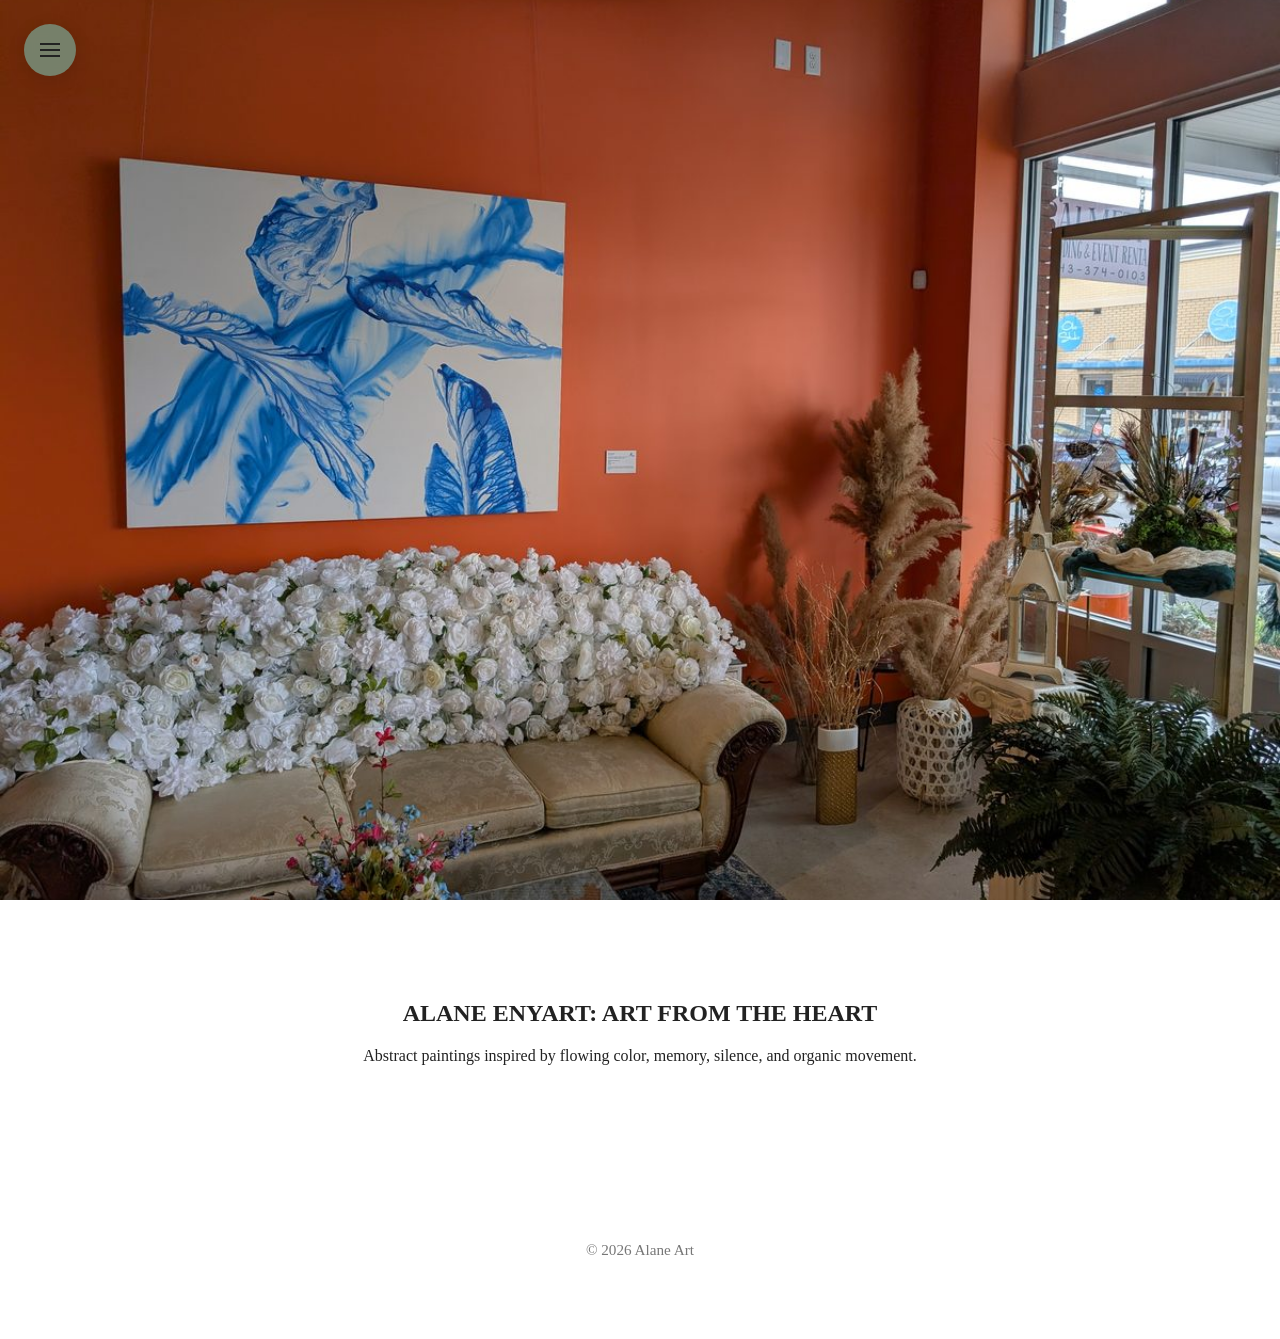
<file: index.html>
<!DOCTYPE html>
<html lang="en">

<head>
  <meta charset="UTF-8">
  <meta name="viewport" content="width=device-width, initial-scale=1.0">
  <title>Alane EnyArt | Home</title>

  <link rel="stylesheet" href="style.css">
</head>

<body>

<!-- MENU BUTTON -->
<div class="menu-button" onclick="openMenu()">
  <span></span>
  <span></span>
  <span></span>
</div>

<!-- SIDEBAR -->
<div id="sidebar" class="sidebar">

  <a href="javascript:void(0)" class="closebtn" onclick="closeMenu()">×</a>

  <a href="index.html">Home</a>
  <a href="about.html">About</a>
  <a href="gallery.html">Gallery</a>
  <a href="contact.html">Contact</a>

</div>
<div id="overlay" class="overlay" onclick="closeMenu()"></div>
<!-- HERO -->
<!--<section class="hero"></section> -->
<!-- HERO -->
<section class="hero">
  <img class="hero-mobile-img" src="images/hero_web.jpg" alt="Alane EnyArt" />
</section>  

<section class="hero-text-below">

  <h1>ALANE ENYART: ART FROM THE HEART</h1>

  <p>
    Abstract paintings inspired by flowing color,
    memory, silence, and organic movement.
  </p>

</section>

<footer>
  © 2026 Alane Art
</footer>

<script>
function openMenu() {
  document.getElementById("sidebar").style.width = "180px";
  document.getElementById("overlay").style.display = "block";
}

function closeMenu() {
  document.getElementById("sidebar").style.width = "0";
  document.getElementById("overlay").style.display = "none";
}
</script>

</body>
</html>
</file>
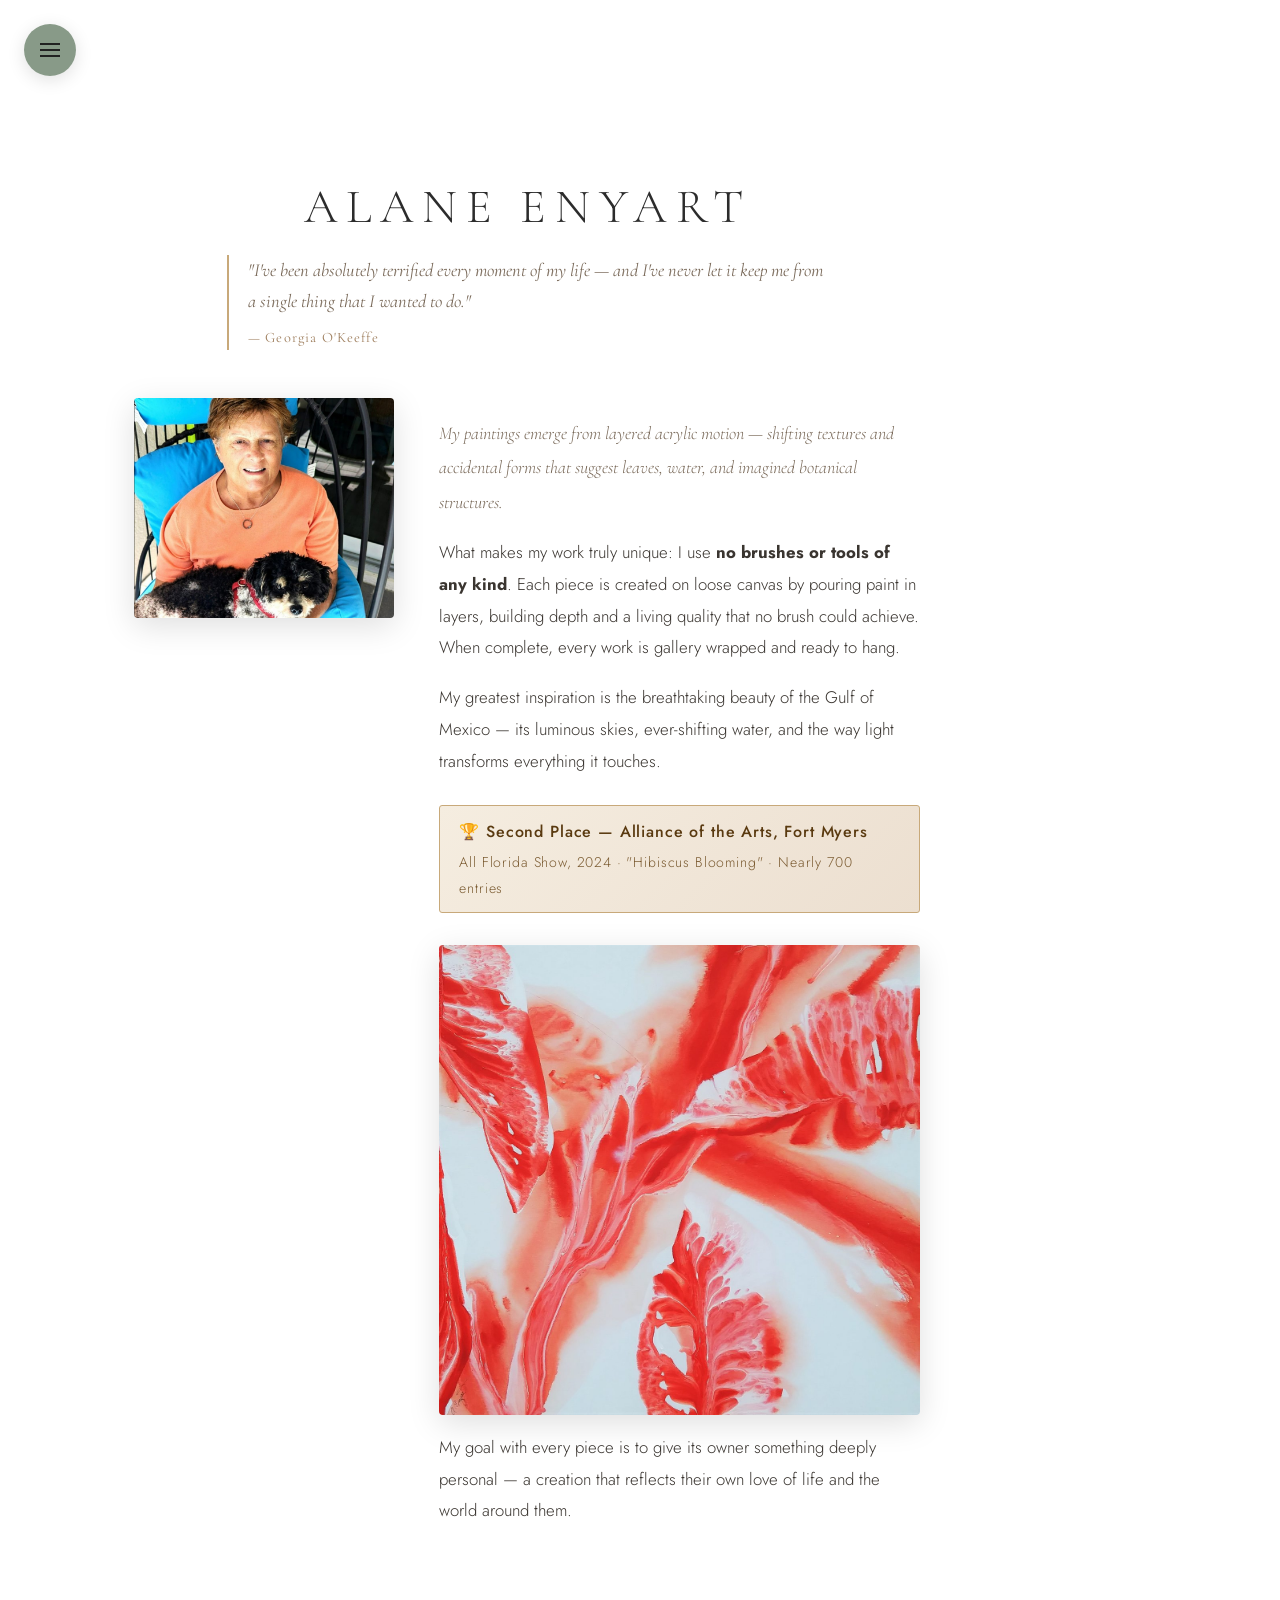
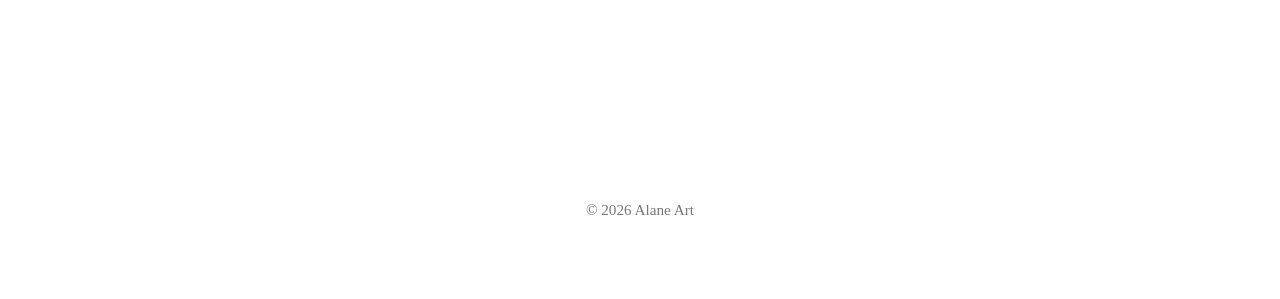
<file: about.html>
<!DOCTYPE html>
<html lang="en">
<head>
  <meta charset="UTF-8">
  <meta name="viewport" content="width=device-width, initial-scale=1.0">
  <title>Alane EnyArt | About</title>
  <link rel="stylesheet" href="style.css">
  <link href="https://fonts.googleapis.com/css2?family=Cormorant+Garamond:ital,wght@0,300;0,400;1,300;1,400&family=Jost:wght@300;400;500&display=swap" rel="stylesheet">
  <style>
    .about-wrapper {
      max-width: 860px;
      margin: 0 auto;
      padding: 3rem 2rem 4rem;
    }

    .about-header {
      text-align: center;
      margin-bottom: 3rem;
    }

    .about-header h1 {
      font-family: 'Cormorant Garamond', serif;
      font-size: 3rem;
      font-weight: 300;
      letter-spacing: 0.18em;
      text-transform: uppercase;
      color: #2c2c2c;
      margin-bottom: 1.2rem;
    }

    .about-header blockquote {
      font-family: 'Cormorant Garamond', serif;
      font-style: italic;
      font-size: 1.15rem;
      color: #7a6a5a;
      border-left: 2px solid #c8a97a;
      padding-left: 1.2rem;
      margin: 0 auto;
      max-width: 580px;
      text-align: left;
      line-height: 1.7;
    }

    .about-header blockquote cite {
      display: block;
      margin-top: 0.5rem;
      font-size: 0.9rem;
      font-style: normal;
      letter-spacing: 0.08em;
      color: #a08060;
    }

    .about-artist {
      display: flex;
      gap: 2.8rem;
      align-items: flex-start;
      margin-bottom: 2.5rem;
    }

    .about-artist img {
      width: 260px;
      min-width: 260px;
      border-radius: 4px;
      box-shadow: 0 8px 32px rgba(0,0,0,0.13);
      object-fit: cover;
    }

    .about-artist-text {
      font-family: 'Jost', sans-serif;
      font-weight: 300;
      font-size: 1.02rem;
      color: #3a3530;
      line-height: 1.85;
    }

    .about-artist-text p {
      margin-bottom: 1.1rem;
    }

    .about-artist-text p:last-child {
      margin-bottom: 0;
    }

    .about-artist-text .highlight {
      font-family: 'Cormorant Garamond', serif;
      font-size: 1.13rem;
      font-style: italic;
      color: #7a6a5a;
    }

    .about-artist-text a {
      color: #c8a97a;
      text-decoration: none;
      border-bottom: 1px solid #c8a97a55;
      transition: border-color 0.2s;
    }

    .about-artist-text a:hover {
      border-color: #c8a97a;
    }

    .award-badge {
      display: inline-block;
      background: linear-gradient(135deg, #f5ede0 0%, #ecdfd0 100%);
      border: 1px solid #c8a97a;
      border-radius: 3px;
      padding: 0.7rem 1.2rem;
      margin: 0.6rem 0 1rem;
      font-family: 'Jost', sans-serif;
      font-size: 0.88rem;
      letter-spacing: 0.06em;
      color: #7a5a30;
    }

    .award-badge strong {
      display: block;
      font-size: 1rem;
      font-weight: 500;
      color: #5a3a10;
      margin-bottom: 0.15rem;
    }

    @media (max-width: 640px) {
      .about-artist {
        flex-direction: column;
        align-items: center;
      }
      .about-artist img {
        width: 100%;
        min-width: unset;
        max-width: 320px;
      }
      .about-header h1 {
        font-size: 2.1rem;
      }
    }
  </style>
</head>
<body>

<div class="menu-button" onclick="openMenu()">
  <span></span><span></span><span></span>
</div>

<div id="sidebar" class="sidebar">
  <a href="javascript:void(0)" class="closebtn" onclick="closeMenu()">×</a>
  <a href="index.html">Home</a>
  <a href="about.html">About</a>
  <a href="gallery.html">Gallery</a>
  <a href="contact.html">Contact</a>
</div>

<div id="overlay" class="overlay" onclick="closeMenu()"></div>

<section class="content-section">
  <div class="about-wrapper">

    <div class="about-header">
      <h1>Alane EnyArt</h1>
      <blockquote>
        "I've been absolutely terrified every moment of my life — and I've never let it keep me from a single thing that I wanted to do."
        <cite>— Georgia O'Keeffe</cite>
      </blockquote>
    </div>

    <div class="about-artist">
      <img src="images/artist.jpg" alt="Alane EnyArt, artist" />

      <div class="about-artist-text">
        <p class="highlight">
          My paintings emerge from layered acrylic motion — shifting textures and accidental forms that suggest leaves, water, and imagined botanical structures.
        </p>

        <p>
          What makes my work truly unique: I use <strong>no brushes or tools of any kind</strong>. Each piece is created on loose canvas by pouring paint in layers, building depth and a living quality that no brush could achieve. When complete, every work is gallery wrapped and ready to hang.
        </p>

        <p>
          My greatest inspiration is the breathtaking beauty of the Gulf of Mexico — its luminous skies, ever-shifting water, and the way light transforms everything it touches.
        </p>

        <div class="award-badge">
          <strong>🏆 Second Place — Alliance of the Arts, Fort Myers</strong>
          All Florida Show, 2024 · "Hibiscus Blooming" · Nearly 700 entries
        </div>

        <img src="images/hibiscus_blooming.jpg" alt="Hibiscus Blooming" style="width:100%; border-radius:4px; margin:1rem 0; display:block;">
        
        <p>
          My goal with every piece is to give its owner something deeply personal — a creation that reflects their own love of life and the world around them.
        </p>

        
      </div>
    </div>

  </div>
</section>

<footer>© 2026 Alane Art</footer>

<script>
function openMenu() {
  document.getElementById("sidebar").style.width = "180px";
  document.getElementById("overlay").style.display = "block";
}
function closeMenu() {
  document.getElementById("sidebar").style.width = "0";
  document.getElementById("overlay").style.display = "none";
}
</script>
</body>
</html>
</file>
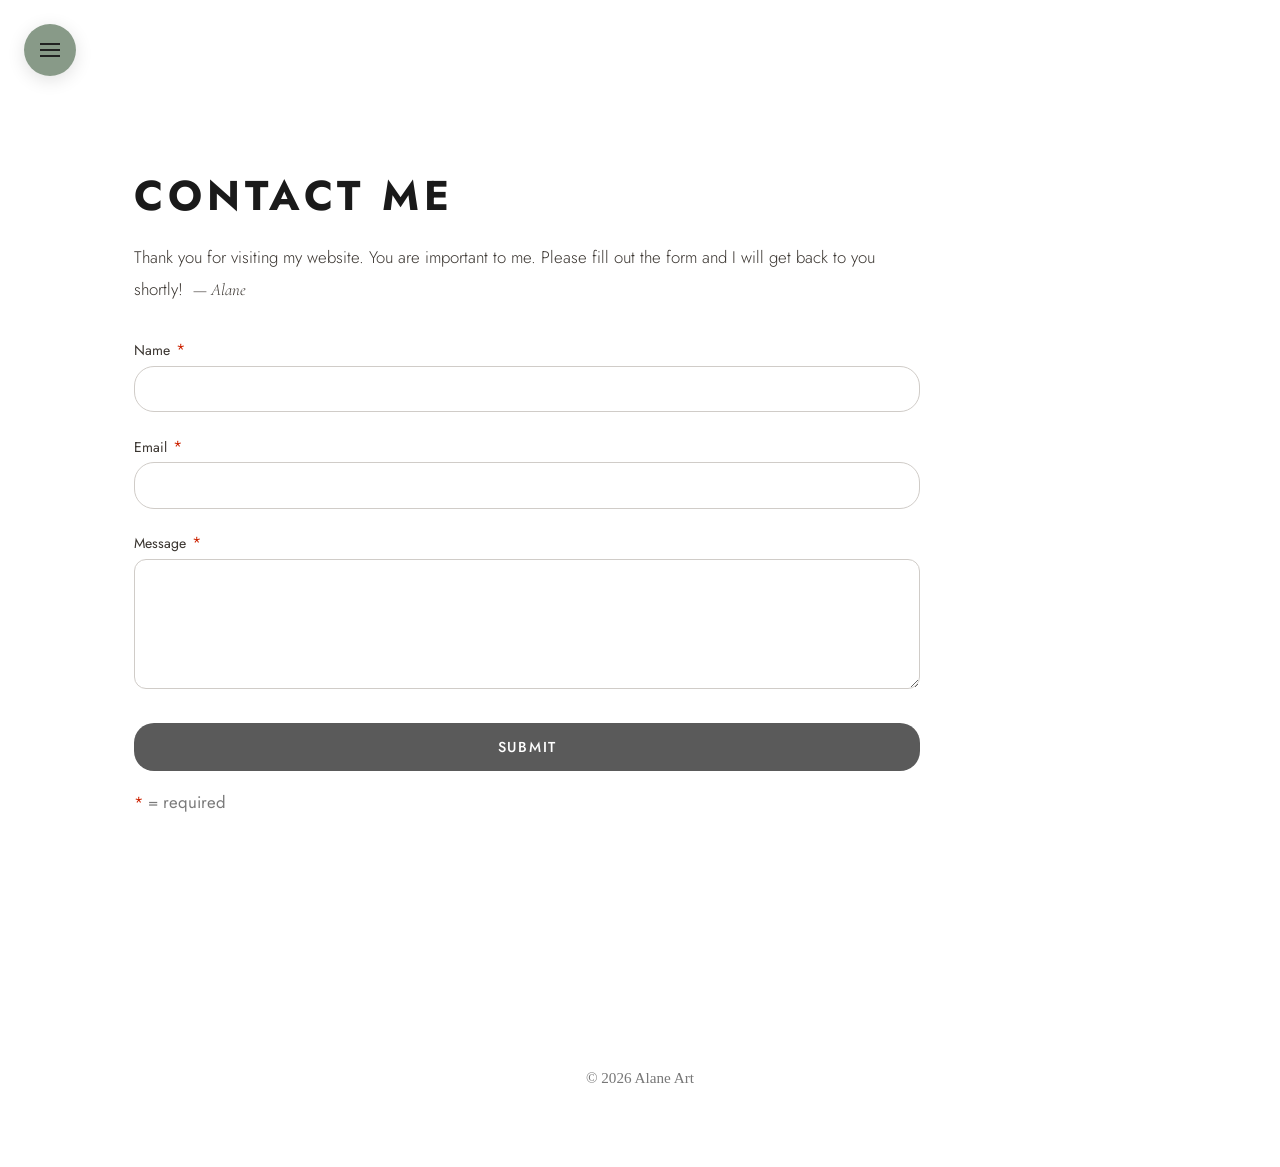
<file: contact.html>
<!DOCTYPE html>
<html lang="en">
<head>
  <meta charset="UTF-8">
  <meta name="viewport" content="width=device-width, initial-scale=1.0">
  <title>Alane Art | Contact</title>
  <link rel="stylesheet" href="style.css">
  <link href="https://fonts.googleapis.com/css2?family=Cormorant+Garamond:wght@300;400&family=Jost:wght@300;400;500&display=swap" rel="stylesheet">
  <style>
    .contact-wrapper {
      max-width: 820px;
      margin: 0 auto;
      padding: 2.5rem 2rem 4rem;
    }

    .contact-wrapper h2 {
      font-family: 'Jost', sans-serif;
      font-size: 2.6rem;
      font-weight: 700;
      letter-spacing: 0.12em;
      text-transform: uppercase;
      color: #1a1a1a;
      margin-bottom: 1rem;
    }

    .contact-intro {
      font-family: 'Jost', sans-serif;
      font-weight: 300;
      font-size: 0.97rem;
      color: #3a3530;
      margin-bottom: 2rem;
      line-height: 1.6;
    }

    .contact-intro span {
      font-style: italic;
      font-family: 'Cormorant Garamond', serif;
      font-size: 1.05rem;
    }

    .contact-form .form-group {
      margin-bottom: 1.4rem;
    }

    .contact-form label {
      display: block;
      font-family: 'Jost', sans-serif;
      font-size: 0.88rem;
      font-weight: 400;
      color: #3a3530;
      margin-bottom: 0.3rem;
    }

    .contact-form label .required {
      color: #cc2200;
      font-size: 1rem;
      margin-left: 2px;
    }

    .contact-form input,
    .contact-form textarea {
      width: 100%;
      padding: 0.7rem 1rem;
      border: 1px solid #d0ccc8;
      border-radius: 20px;
      font-family: 'Jost', sans-serif;
      font-size: 0.95rem;
      font-weight: 300;
      color: #2c2c2c;
      background: #fff;
      box-sizing: border-box;
      outline: none;
      transition: border-color 0.2s;
    }

    .contact-form input:focus,
    .contact-form textarea:focus {
      border-color: #c8a97a;
    }

    .contact-form textarea {
      border-radius: 12px;
      height: 130px;
      resize: vertical;
    }

    .contact-form .submit-btn {
      width: 100%;
      padding: 0.85rem;
      background: #5a5a5a;
      color: #fff;
      border: none;
      border-radius: 20px;
      font-family: 'Jost', sans-serif;
      font-size: 0.9rem;
      font-weight: 500;
      letter-spacing: 0.12em;
      text-transform: uppercase;
      cursor: pointer;
      transition: background 0.2s;
      margin-top: 0.5rem;
    }

    .contact-form .submit-btn:hover {
      background: #3a3530;
    }

    .required-note {
      font-family: 'Jost', sans-serif;
      font-size: 0.82rem;
      color: #7a7a7a;
      margin-top: 1rem;
    }

    .required-note span {
      color: #cc2200;
      font-size: 1rem;
    }

    .success-msg {
      display: none;
      background: #f0f7f0;
      border: 1px solid #a0c8a0;
      border-radius: 8px;
      padding: 1rem 1.4rem;
      font-family: 'Jost', sans-serif;
      font-size: 0.95rem;
      color: #2a5a2a;
      margin-top: 1rem;
    }
  </style>
</head>
<body>

<div class="menu-button" onclick="openMenu()">
  <span></span><span></span><span></span>
</div>
<div id="sidebar" class="sidebar">
  <a href="javascript:void(0)" class="closebtn" onclick="closeMenu()">×</a>
  <a href="index.html">Home</a>
  <a href="about.html">About</a>
  <a href="gallery.html">Gallery</a>
  <a href="contact.html">Contact</a>
</div>
<div id="overlay" class="overlay" onclick="closeMenu()"></div>

<section class="content-section">
  <div class="contact-wrapper">
    <h2>Contact Me</h2>
    <p class="contact-intro">
      Thank you for visiting my website. You are important to me.
      Please fill out the form and I will get back to you shortly! &nbsp;<span>— Alane</span>
    </p>
     
    <!-- Formspree form — replace YOUR_FORM_ID after you sign up -->
   
      <form
      class="contact-form"
      action="https://formspree.io/f/mojbyjjn"
      method="POST"
      id="contactForm"
    >
      <div class="form-group">
        <label for="name">Name <span class="required">*</span></label>
        <input type="text" id="name" name="name" required autocomplete="name" />
      </div>

      <div class="form-group">
        <label for="email">Email <span class="required">*</span></label>
        <input type="email" id="email" name="email" required autocomplete="email" />
      </div>

      <div class="form-group">
        <label for="message">Message <span class="required">*</span></label>
        <textarea id="message" name="message" required></textarea>
      </div>

      <!-- Hidden field so you know where it came from -->
      
      <input type="hidden" name="_subject" value="New message from Alane Art website" />
      <input type="hidden" name="_replyto" value="" />

      <button type="submit" class="submit-btn">Submit</button>

      <div class="success-msg" id="successMsg">
        ✓ Thank you! Your message has been sent. Alane will be in touch soon.
      </div>
    </form>

    <p class="required-note"><span>*</span> = required</p>
  </div>
</section>

<footer>© 2026 Alane Art</footer>

<script>
function openMenu() {
  document.getElementById("sidebar").style.width = "180px";
  document.getElementById("overlay").style.display = "block";
}
function closeMenu() {
  document.getElementById("sidebar").style.width = "0";
  document.getElementById("overlay").style.display = "none";
}

// Show success message after submit (Formspree redirects by default,
// but this handles AJAX submission for a smoother experience)
const form = document.getElementById("contactForm");
form.addEventListener("submit", async function(e) {
  e.preventDefault();
  const data = new FormData(form);
  const response = await fetch(form.action, {
    method: "POST",
    body: data,
    headers: { "Accept": "application/json" }
  });
  if (response.ok) {
    form.reset();
    document.getElementById("successMsg").style.display = "block";
  } else {
    alert("Oops! Something went wrong. Please try again or email artistpaintingacryl@gmail.com directly.");
  }
});
</script>
</body>
</html>
</file>
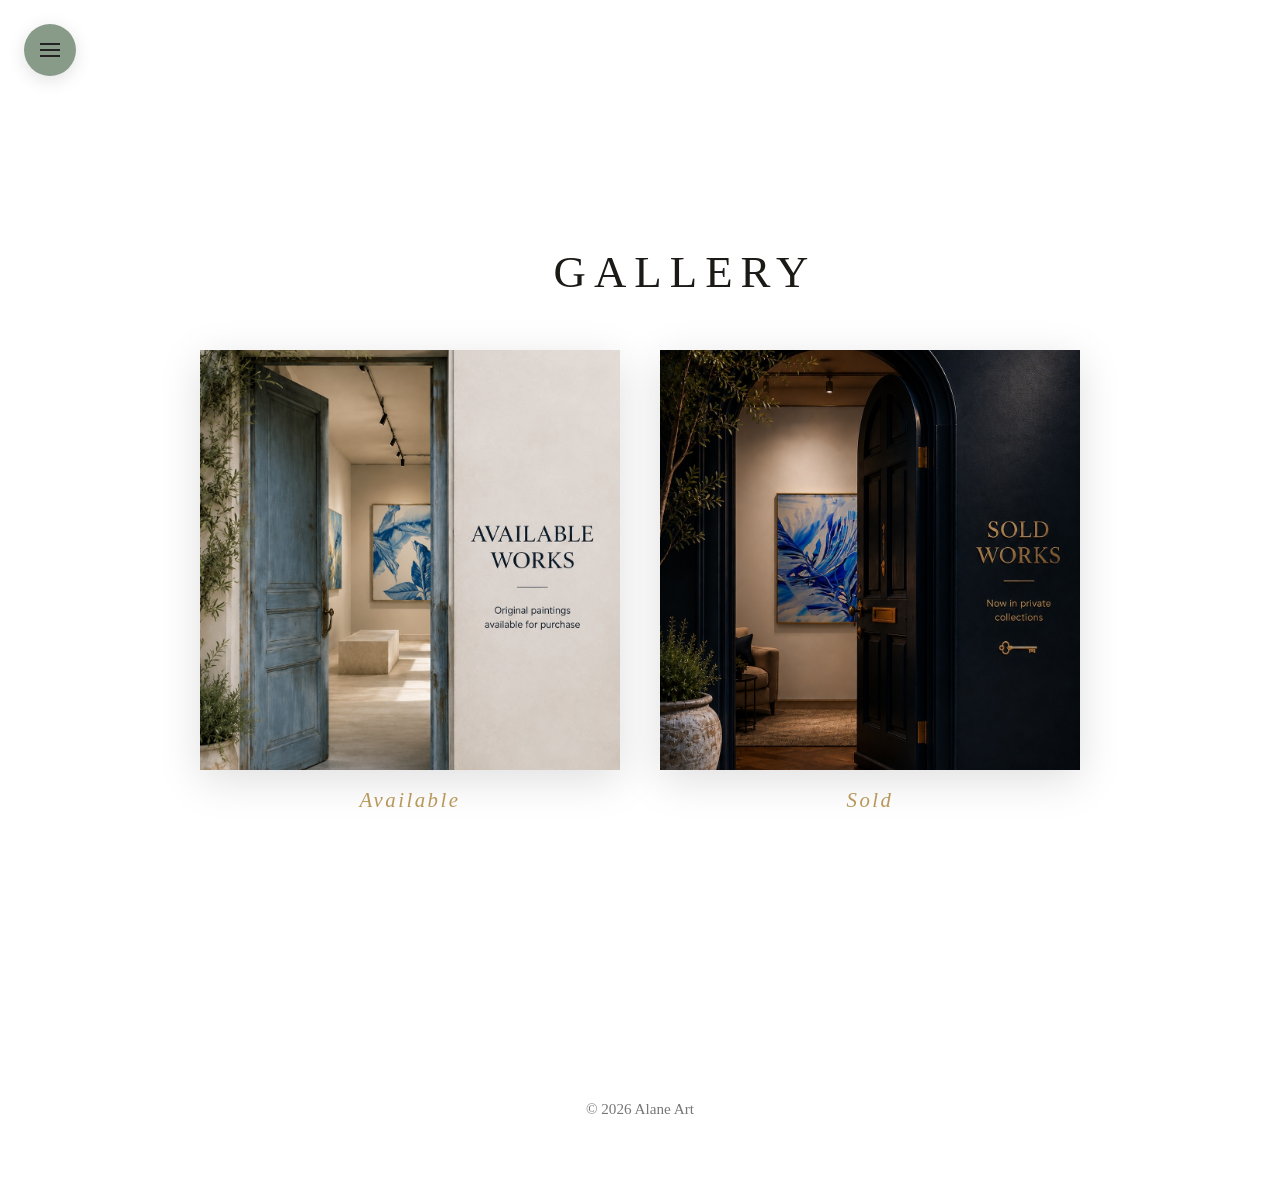
<file: gallery.html>
<!DOCTYPE html>
<html lang="en">
<head>
  <meta charset="UTF-8">
  <meta name="viewport" content="width=device-width, initial-scale=1.0">
  <title>Alane Art | Gallery</title>
  <link rel="stylesheet" href="style.css">
  <style>
    .gallery-choice-section {
      min-height: 100vh;
      display: flex;
      flex-direction: column;
      align-items: center;
      justify-content: center;
      padding: 60px 40px;
    }
    .gallery-choice-section h2 {
      font-family: 'Cormorant Garamond', serif;
      font-size: clamp(1.8rem, 3.5vw, 3rem);
      font-weight: 300;
      letter-spacing: 0.18em;
      text-transform: uppercase;
      text-align: center;
      margin-bottom: 52px;
      color: #1c1a17;
    }
    .gallery-choice-grid {
      display: flex;
      flex-direction: row;
      align-items: center;
      justify-content: center;
      gap: 40px;
      flex-wrap: wrap;
    }
    .gallery-folder {
      display: flex;
      flex-direction: column;
      align-items: center;
      gap: 18px;
      text-decoration: none;
      color: #1c1a17;
      transition: transform 0.35s ease, opacity 0.3s ease;
    }
    .gallery-folder:hover {
      transform: translateY(-6px);
      opacity: 0.92;
    }
    .gallery-folder img {
      display: block;
      width: 420px;
      height: 420px;
      object-fit: cover;
      box-shadow: 0 10px 40px rgba(0,0,0,0.13);
    }
    .gallery-folder .folder-label {
      font-family: 'Cormorant Garamond', serif;
      font-size: 1.3rem;
      font-weight: 300;
      font-style: italic;
      letter-spacing: 0.12em;
      color: #b8975a;
    }
    @media (max-width: 960px) {
      .gallery-folder img {
        width: 340px;
        height: 340px;
      }
    }
    @media (max-width: 720px) {
      .gallery-folder img {
        width: 80vw;
        height: 80vw;
      }
      .gallery-choice-grid {
        gap: 48px;
      }
    }
  </style>
</head>
<body>
<!-- MENU BUTTON -->
<div class="menu-button" onclick="openMenu()">
  <span></span>
  <span></span>
  <span></span>
</div>
<!-- SIDEBAR -->
<div id="sidebar" class="sidebar">
  <a href="javascript:void(0)" class="closebtn" onclick="closeMenu()">×</a>
  <a href="index.html">Home</a>
  <a href="about.html">About</a>
  <a href="gallery.html">Gallery</a>
  <a href="contact.html">Contact</a>
</div>
<div id="overlay" class="overlay" onclick="closeMenu()"></div>

<!-- GALLERY CHOICE -->
<section class="gallery-choice-section">
  <h2>Gallery</h2>
  <div class="gallery-choice-grid">

    <!-- UNSOLD — left -->
    <a href="unsold.html" class="gallery-folder">
      <img src="images/unsold.jpg" alt="Available paintings" />
      <span class="folder-label">Available</span>
    </a>

    <!-- SOLD — right -->
    <a href="sold.html" class="gallery-folder">
      <img src="images/sold.jpg" alt="Sold paintings" />
      <span class="folder-label">Sold</span>
    </a>

  </div>
</section>

<footer>© 2026 Alane Art</footer>

<script>
function openMenu() {
  document.getElementById("sidebar").style.width = "180px";
  document.getElementById("overlay").style.display = "block";
}
function closeMenu() {
  document.getElementById("sidebar").style.width = "0";
  document.getElementById("overlay").style.display = "none";
}
</script>
</body>
</html>
</file>
<file: style.css>
html {
  scroll-behavior: smooth;
}

body {
  margin: 0;
  background: #ffffff;
  color: #222;
  font-family: Georgia, serif;
}

/* OVERLAY */

.overlay {
  position: fixed;
  display: none;
  width: 100%;
  height: 100%;
  top: 0;
  left: 0;
  background: rgba(0,0,0,0.18);
  backdrop-filter: blur(2px);
  z-index: 999;
}

/* MENU BUTTON */


.menu-button {
  position: fixed;
  top: 24px;
  left: 24px;

  width: 52px;
  height: 52px;

  display: flex;
  flex-direction: column;
  justify-content: center;
  align-items: center;

  gap: 4px;

   /*background: rgba(236,231,223,0.88);*/
    /*background: rgba(95,115,135,0.88);*/
  background: rgba(120,140,120,0.88);
  backdrop-filter: blur(6px);

  border-radius: 50%;

  box-shadow: 0 4px 18px rgba(0,0,0,0.12);

  z-index: 1001;

  cursor: pointer;

  transition: 0.25s;
}

.menu-button span {
  display: block;
  width: 20px;
  height: 2px;
  background: #222;
}

.menu-button:hover {
  transform: scale(1.05);
}

/* SIDEBAR */

.sidebar {
  height: 100%;
  width: 0;
  position: fixed;
  z-index: 1000;
  top: 0;
  left: 0;
  background: #ece7df;
    /*#f4efe8;*/
  overflow-x: hidden;
  transition: 0.4s;
  padding-top: 100px;
  box-shadow: 2px 0 20px rgba(0,0,0,0.08);
}

.sidebar a {
  display: block;
  padding: 18px 28px;
  text-decoration: none;
  color: #222;
  font-size: 1.1rem;
  text-align: left;
  transition: 0.2s;
}

.sidebar a:hover {
  opacity: 0.5;
}

.closebtn {
  position: absolute;
  top: 18px;
  right: 28px;
  font-size: 2rem;
}

/* HERO */

.hero {
  height: 100vh;

  background-image: /*linear-gradient(
    rgba(255,255,255,0.15),
    rgba(255,255,255,0.15)
  ),*/
  url("images/hero_web.jpg");

  background-size: cover;
  background-position: center;

  display: flex;
  align-items: center;
  padding-left: 10%;
}

.hero-text-below {
  padding: 80px 10%; /* max-width: 500px*/
  text-align: center;
}

.hero h1 {
  font-size: 3rem;
  font-weight: normal;
  /*letter-spacing: 3px;
  margin-bottom: 20px;*/
}

.hero p {
  font-size: 1.1rem;
  line-height: 1.8;
}

/* CONTENT */

.content-section {
  padding: 120px 12%;
  max-width: 850px;
}

.content-section h2 {
  font-size: 2rem;
  font-weight: normal;
  margin-bottom: 30px;
}

.content-section p {
  line-height: 1.9;
  font-size: 1.05rem;
}

/* GALLERY */

.gallery-section {
  padding: 120px 8%;
}

.gallery-section h2 {
  font-size: 2rem;
  font-weight: normal;
  margin-bottom: 50px;
}

.gallery-choice-grid {

  display: flex;

  justify-content: center;

  align-items: center;

  gap: 20px;
  /*padding-left: 40px;*/
  flex-wrap: nowrap;

}

.gallery-grid img {
  width: 100%;
  display: block;
  transition: 0.35s;
}

.gallery-grid img:hover {
  transform: scale(1.01);
  opacity: 0.94;
}

/* FOOTER */

footer {
  text-align: center;
  padding: 80px 20px;
  color: #777;
  font-size: 0.95rem;
}

/* MOBILE */
/* hidden on desktop — only used on mobile */
.hero-mobile-img {
  display: none;
}
@media (max-width: 700px) {

  .hero {
    height: auto;
    background-image: none;
    padding: 0;
  }
  .hero-mobile-img {
    display: block;
    width: 100%;
    height: auto;
   }
  } 
  .hero h1 {
    font-size: 2.5rem;
  }

  .content-section,
  .gallery-section {
    padding: 90px 8%;
  }
}  
/* GALLERY LABELS */

.gallery-subtitle {
  font-size: 1.4rem;
  font-weight: normal;
  margin: 40px 0 20px;
  text-align: left;
}

.gallery-subtitle.sold {
  margin-top: 80px;
  opacity: 0.6;
}

/* OPTIONAL: SOLD VISUAL STYLE */
.sold-grid img {
  filter: grayscale(10%);
}
 /* GALLERY CATEGORY PAGE */

.gallery-choice-section {
  padding: 120px 8%;
}

.gallery-choice-section h2 {
  font-size: 2.2rem;
  font-weight: normal;
  margin-bottom: 60px;
  text-align: left;
  margin-left: 90px; /*-----------*/
}

/*.gallery-choice-grid {--------------------------
  display: grid;
  grid-template-columns: repeat(auto-fit, minmax(320px, 1fr));
  gap: 20px;
  padding-left: 40px;
  align-items: start;
}*/

.gallery-folder {
  text-decoration: none;
  color: #222;
  transition: 0.35s;
}

.gallery-folder img {

  display: block;

  /*width: 100%;
  height: 100%;*/
  height: 320px;

  object-fit: cover;

  box-shadow: 0 10px 30px rgba(0,0,0,0.08);
}

/* SOLD IMAGE */

.gallery-folder.sold {
  width: 320px;
}

/* UNSOLD IMAGE */

.gallery-folder.unsold {
  width: 640px;
}  

.gallery-folder:hover {
  transform: translateY(-6px);
  opacity: 0.96;
}
</file>
